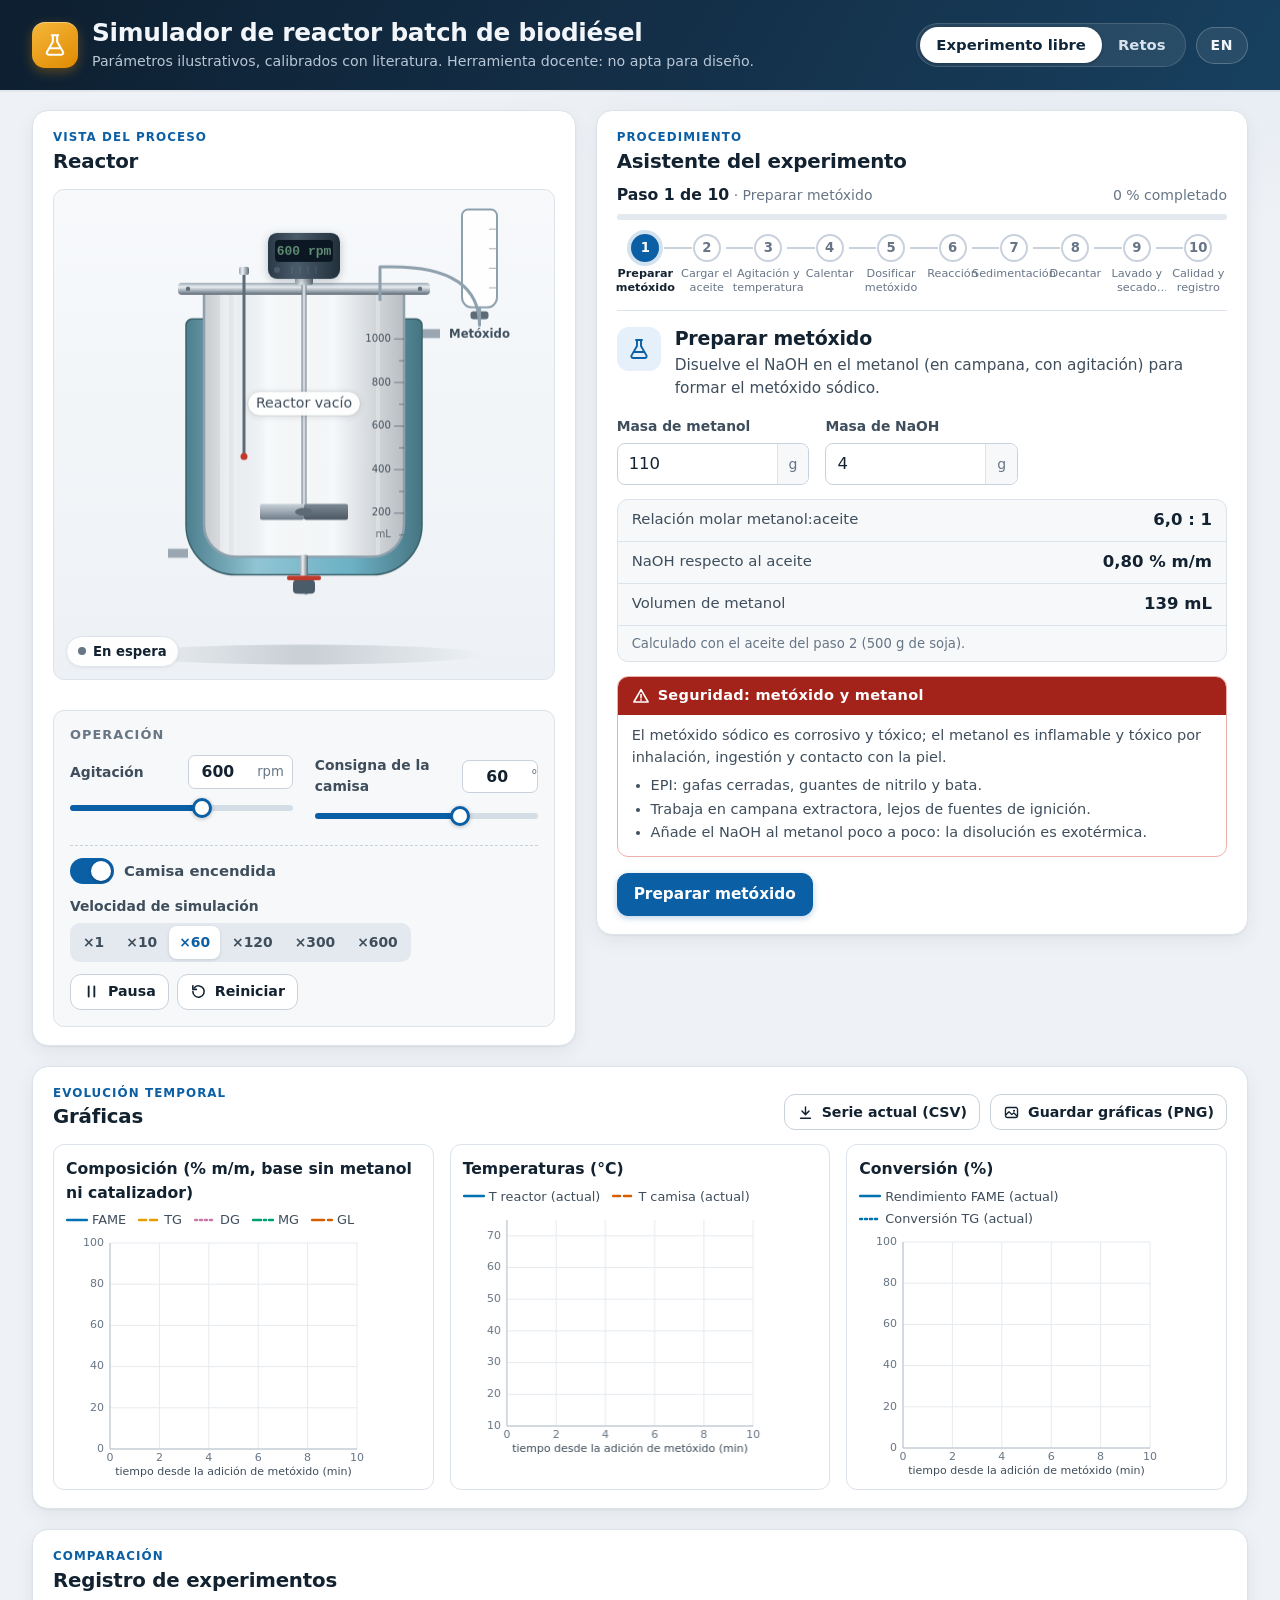
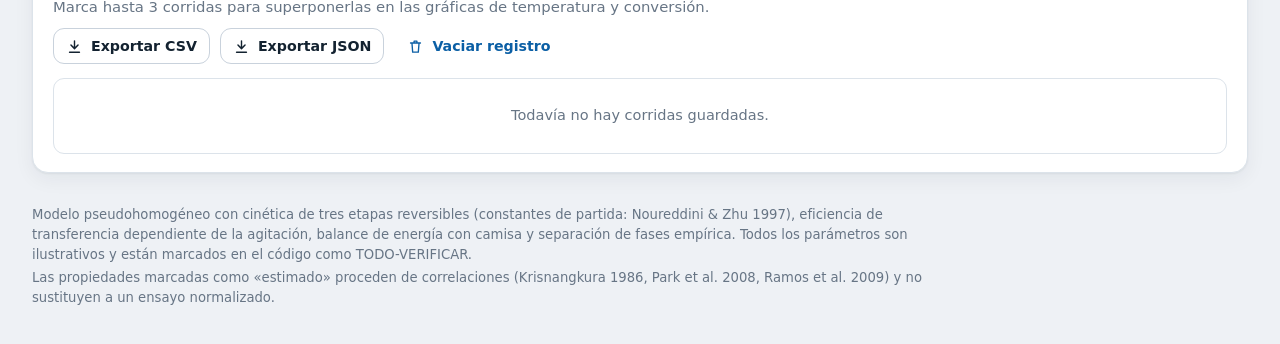
<file: biodiesel-reactor/index.html>
<!DOCTYPE html>
<html lang="es">
<head>
<meta charset="utf-8">
<meta name="viewport" content="width=device-width, initial-scale=1">
<meta name="description" content="Simulador docente de un reactor batch de transesterificación para producir biodiésel.">
<meta name="theme-color" content="#0d1f30">
<title>Reactor batch de biodiésel</title>
<link rel="icon" href="data:image/svg+xml,%3Csvg xmlns='http://www.w3.org/2000/svg' viewBox='0 0 32 32'%3E%3Crect width='32' height='32' rx='8' fill='%23e8960b'/%3E%3Cpath d='M12 6h8M14 6v7l-6 11a2 2 0 0 0 2 3h12a2 2 0 0 0 2-3l-6-11V6' fill='none' stroke='%23fff' stroke-width='2.4' stroke-linejoin='round'/%3E%3C/svg%3E">
<link rel="stylesheet" href="css/estilos.css">
</head>
<body>
<noscript><p style="padding:16px">Este simulador necesita JavaScript. / This simulator requires JavaScript.</p></noscript>

<!-- Iconos reutilizables -->
<svg width="0" height="0" style="position:absolute" aria-hidden="true">
  <defs>
    <symbol id="i-matraz" viewBox="0 0 24 24"><path d="M9 3h6M10 3v6L4.6 18.4A1.8 1.8 0 0 0 6.2 21h11.6a1.8 1.8 0 0 0 1.6-2.6L14 9V3M7.5 15h9" fill="none" stroke="currentColor" stroke-width="1.9" stroke-linecap="round" stroke-linejoin="round"/></symbol>
    <symbol id="i-gota" viewBox="0 0 24 24"><path d="M12 3.5s-6 6.6-6 11a6 6 0 0 0 12 0c0-4.4-6-11-6-11z" fill="none" stroke="currentColor" stroke-width="1.9" stroke-linejoin="round"/></symbol>
    <symbol id="i-agitar" viewBox="0 0 24 24"><path d="M12 3v11M6 17c2-2 4-3 6-3s4 1 6 3M7 20.5h10" fill="none" stroke="currentColor" stroke-width="1.9" stroke-linecap="round"/><circle cx="12" cy="14" r="1.6" fill="currentColor"/></symbol>
    <symbol id="i-termo" viewBox="0 0 24 24"><path d="M14 14.8V5a2 2 0 0 0-4 0v9.8a4 4 0 1 0 4 0z" fill="none" stroke="currentColor" stroke-width="1.9" stroke-linejoin="round"/><circle cx="12" cy="17.5" r="1.6" fill="currentColor"/></symbol>
    <symbol id="i-dosis" viewBox="0 0 24 24"><path d="M9 3h6M10 3v9l-2 3h8l-2-3V3M12 18v3" fill="none" stroke="currentColor" stroke-width="1.9" stroke-linecap="round" stroke-linejoin="round"/></symbol>
    <symbol id="i-reaccion" viewBox="0 0 24 24"><path d="M4 12a8 8 0 0 1 13.7-5.6L20 9M20 4v5h-5M20 12a8 8 0 0 1-13.7 5.6L4 15M4 20v-5h5" fill="none" stroke="currentColor" stroke-width="1.9" stroke-linecap="round" stroke-linejoin="round"/></symbol>
    <symbol id="i-capas" viewBox="0 0 24 24"><rect x="5" y="3.5" width="14" height="17" rx="2.5" fill="none" stroke="currentColor" stroke-width="1.9"/><path d="M5 13h14" stroke="currentColor" stroke-width="1.9"/><path d="M5 13h14v5a2.5 2.5 0 0 1-2.5 2.5h-9A2.5 2.5 0 0 1 5 18z" fill="currentColor" opacity=".35"/></symbol>
    <symbol id="i-valvula" viewBox="0 0 24 24"><path d="M12 3v6M8 9h8l-1 4H9zM12 13v3M7 16h10M12 16v5" fill="none" stroke="currentColor" stroke-width="1.9" stroke-linecap="round" stroke-linejoin="round"/></symbol>
    <symbol id="i-lavar" viewBox="0 0 24 24"><path d="M7 3.5s-3 3.3-3 5.5a3 3 0 0 0 6 0c0-2.2-3-5.5-3-5.5zM17 3.5s-3 3.3-3 5.5a3 3 0 0 0 6 0c0-2.2-3-5.5-3-5.5zM4 15c2.7 2 5.3 2 8 0s5.3-2 8 0M4 19.5c2.7 2 5.3 2 8 0s5.3-2 8 0" fill="none" stroke="currentColor" stroke-width="1.8" stroke-linecap="round" stroke-linejoin="round"/></symbol>
    <symbol id="i-calidad" viewBox="0 0 24 24"><path d="M12 3l7 3v5c0 4.6-3 8.4-7 10-4-1.6-7-5.4-7-10V6z M8.8 12.2l2.2 2.2 4.4-4.6" fill="none" stroke="currentColor" stroke-width="1.9" stroke-linecap="round" stroke-linejoin="round"/></symbol>
    <symbol id="i-pausa" viewBox="0 0 24 24"><path d="M8 5v14M16 5v14" stroke="currentColor" stroke-width="2.6" stroke-linecap="round"/></symbol>
    <symbol id="i-play" viewBox="0 0 24 24"><path d="M7 4.5v15l12-7.5z" fill="currentColor"/></symbol>
    <symbol id="i-reiniciar" viewBox="0 0 24 24"><path d="M4 12a8 8 0 1 0 2.4-5.7M4 4v5h5" fill="none" stroke="currentColor" stroke-width="2.2" stroke-linecap="round" stroke-linejoin="round"/></symbol>
    <symbol id="i-descargar" viewBox="0 0 24 24"><path d="M12 4v11M7 10l5 5 5-5M5 20h14" fill="none" stroke="currentColor" stroke-width="2" stroke-linecap="round" stroke-linejoin="round"/></symbol>
    <symbol id="i-imagen" viewBox="0 0 24 24"><rect x="3.5" y="5" width="17" height="14" rx="2.5" fill="none" stroke="currentColor" stroke-width="1.9"/><path d="M3.5 16l5-5 4 4 2.5-2.5 5.5 5" fill="none" stroke="currentColor" stroke-width="1.9" stroke-linejoin="round"/><circle cx="15.5" cy="9.5" r="1.5" fill="currentColor"/></symbol>
    <symbol id="i-papelera" viewBox="0 0 24 24"><path d="M5 7h14M10 7V4.5h4V7M7 7l1 13h8l1-13" fill="none" stroke="currentColor" stroke-width="1.9" stroke-linecap="round" stroke-linejoin="round"/></symbol>
    <symbol id="i-aviso" viewBox="0 0 24 24"><path d="M12 3.5L2.5 20h19zM12 10v4.5M12 17.2v.3" fill="none" stroke="currentColor" stroke-width="2.1" stroke-linecap="round" stroke-linejoin="round"/></symbol>
  </defs>
</svg>

<header class="cabecera">
  <div class="marca">
    <div class="logo" aria-hidden="true"><svg style="color:#fff"><use href="#i-matraz"/></svg></div>
    <div>
      <h1 data-i18n="titulo">Simulador de reactor batch de biodiésel</h1>
      <p class="nota" data-i18n="notaParam">Parámetros ilustrativos, calibrados con literatura.</p>
    </div>
  </div>
  <div class="acciones-cab">
    <div class="seg-oscuro" role="group" aria-label="Modo">
      <button id="btnModoLibre" aria-pressed="true" data-i18n="modoLibre">Experimento libre</button>
      <button id="btnModoRetos" aria-pressed="false" data-i18n="modoRetos">Retos</button>
    </div>
    <button id="btnLang" class="btn-idioma" aria-label="Idioma / Language">EN</button>
  </div>
</header>

<div class="contenedor">

  <section id="secRetos" class="tarjeta" hidden aria-labelledby="hRetos">
    <div class="tarjeta-cab">
      <div><span class="ceja" data-i18n="cejaRetos">Aprendizaje guiado</span><h2 id="hRetos" data-i18n="retosTitulo">Retos guiados</h2>
        <p class="subtitulo" data-i18n="retosIntro">Elige un escenario.</p></div>
    </div>
    <div class="retos-lista" id="retosLista"></div>
  </section>
  <section id="retoActivo" class="tarjeta reto-banner" hidden aria-live="polite"></section>

  <main class="rejilla-principal">
    <!-- Reactor -->
    <section class="tarjeta" aria-labelledby="hReactor">
      <div class="tarjeta-cab">
        <div><span class="ceja" data-i18n="cejaReactor">Vista del proceso</span><h2 id="hReactor" data-i18n="reactor">Reactor</h2></div>
      </div>
      <div class="lienzo-reactor">
        <canvas id="cvReactor" role="img" aria-label="Reactor"></canvas>
        <span class="estado-chip" id="chipEstado" data-estado="espera">—</span>
      </div>
      <div class="lecturas" id="lecturas" aria-live="off"></div>
      <div class="avisos" id="avisos" role="status" aria-live="polite"></div>

      <div class="operacion">
        <h3 data-i18n="operacion">Operación</h3>
        <div class="op-rejilla">
          <div class="control">
            <div class="control-cab"><label for="inRpm" data-i18n="agitacion">Agitación</label>
              <span class="valor-num"><input type="number" id="inRpmN" min="0" max="1000" step="10" value="600" aria-label="rpm"><span>rpm</span></span></div>
            <input type="range" id="inRpm" min="0" max="1000" step="10" value="600">
          </div>
          <div class="control">
            <div class="control-cab"><label for="inTset" data-i18n="consigna">Consigna de la camisa</label>
              <span class="valor-num"><input type="number" id="inTsetN" min="20" max="80" step="1" value="60" aria-label="°C"><span>°C</span></span></div>
            <input type="range" id="inTset" min="20" max="80" step="1" value="60">
          </div>
          <div class="op-pie">
            <label class="interruptor"><input type="checkbox" id="chkCamisa" checked> <span data-i18n="camisaOn">Camisa encendida</span></label>
            <div class="grupo-velocidad">
              <span class="etiqueta" id="lblVel" data-i18n="velocidad">Velocidad de simulación</span>
              <div class="seg" id="segVel" role="radiogroup" aria-labelledby="lblVel">
                <button role="radio" aria-checked="false" data-vel="1">×1</button>
                <button role="radio" aria-checked="false" data-vel="10">×10</button>
                <button role="radio" aria-checked="true" data-vel="60">×60</button>
                <button role="radio" aria-checked="false" data-vel="120">×120</button>
                <button role="radio" aria-checked="false" data-vel="300">×300</button>
                <button role="radio" aria-checked="false" data-vel="600">×600</button>
              </div>
            </div>
            <div style="display:flex;gap:8px">
              <button class="btn pequeno" id="btnPausa" aria-pressed="false"><svg><use href="#i-pausa"/></svg><span id="txtPausa" data-i18n="pausa">Pausa</span></button>
              <button class="btn pequeno" id="btnReiniciar"><svg><use href="#i-reiniciar"/></svg><span data-i18n="reiniciar">Reiniciar</span></button>
            </div>
          </div>
        </div>
      </div>
    </section>

    <!-- Asistente -->
    <section class="tarjeta" id="secAsistente" aria-labelledby="hAsistente">
      <div class="tarjeta-cab" style="margin-bottom:8px">
        <div><span class="ceja" data-i18n="cejaAsistente">Procedimiento</span><h2 id="hAsistente" data-i18n="asistente">Asistente del experimento</h2></div>
      </div>
      <div class="progreso">
        <div class="progreso-cab"><span id="txtPaso"></span><span id="txtPct"></span></div>
        <div class="barra"><span id="barraPaso"></span></div>
        <ol class="pasos" id="listaPasos"></ol>
      </div>

      <div class="paso" data-paso="0">
        <div class="paso-cab"><div class="paso-icono"><svg><use href="#i-matraz"/></svg></div>
          <div><h3 data-i18n="paso_0">Preparar metóxido</h3><p data-i18n="p0_txt"></p></div></div>
        <div class="campos">
          <div class="campo"><label for="inMeOH" data-i18n="masaMeOH">Masa de metanol</label><div class="entrada"><input type="number" id="inMeOH" min="0" max="300" step="1" value="110"><span class="u">g</span></div></div>
          <div class="campo"><label for="inNaOH" data-i18n="masaNaOH">Masa de NaOH</label><div class="entrada"><input type="number" id="inNaOH" min="0" max="30" step="0.1" value="4"><span class="u">g</span></div></div>
        </div>
        <div class="derivadas" id="derivMetoxido" aria-live="polite"></div>
        <div class="seguridad">
          <div class="seguridad-cab"><svg><use href="#i-aviso"/></svg><span data-i18n="segTitulo">Seguridad</span></div>
          <div class="seguridad-cuerpo" data-i18n-html="seguridad"></div>
        </div>
        <div class="botones"><button class="btn primario" id="btnPreparar" data-i18n="btnPreparar">Preparar metóxido</button></div>
      </div>

      <div class="paso" data-paso="1" hidden>
        <div class="paso-cab"><div class="paso-icono"><svg><use href="#i-gota"/></svg></div>
          <div><h3 data-i18n="paso_1">Cargar el aceite</h3><p data-i18n="p1_txt"></p></div></div>
        <div class="campos">
          <div class="campo"><label for="selAceite" data-i18n="tipoAceite">Tipo de aceite</label><div class="entrada"><select id="selAceite"></select></div></div>
          <div class="campo"><label for="inAceite" data-i18n="masaAceite">Masa de aceite</label><div class="entrada"><input type="number" id="inAceite" min="100" max="700" step="10" value="500"><span class="u">g</span></div></div>
          <div class="campo"><label for="inAGL" data-i18n="aglLbl">Ácidos grasos libres</label><div class="entrada"><input type="number" id="inAGL" min="0" max="20" step="0.1" value="0.1"><span class="u">% m/m</span></div></div>
          <div class="campo"><label for="inHum" data-i18n="humLbl">Humedad</label><div class="entrada"><input type="number" id="inHum" min="0" max="2" step="0.01" value="0.05"><span class="u">% m/m</span></div></div>
        </div>
        <div class="derivadas" id="derivAceite" aria-live="polite"></div>
        <div class="botones"><button class="btn primario" id="btnCargar" data-i18n="btnCargar">Cargar aceite</button></div>
      </div>

      <div class="paso" data-paso="2" hidden>
        <div class="paso-cab"><div class="paso-icono"><svg><use href="#i-agitar"/></svg></div>
          <div><h3 data-i18n="paso_2">Agitación y temperatura</h3><p data-i18n="p2_txt"></p></div></div>
        <div class="derivadas" id="derivAgit" aria-live="polite"></div>
        <div class="botones"><button class="btn primario" id="btnAgitOK" data-i18n="continuar">Continuar</button></div>
      </div>

      <div class="paso" data-paso="3" hidden>
        <div class="paso-cab"><div class="paso-icono"><svg><use href="#i-termo"/></svg></div>
          <div><h3 data-i18n="paso_3">Calentar</h3><p data-i18n="p3_txt"></p></div></div>
        <div style="margin-top:14px"><label class="interruptor"><input type="checkbox" id="chkSinCalentar"> <span data-i18n="sinCalentar">Añadir sin calentar</span></label></div>
        <div class="derivadas" id="estadoCal" aria-live="polite"></div>
        <div class="botones">
          <button class="btn primario" id="btnCalentar" data-i18n="btnCalentar">Iniciar calentamiento</button>
          <button class="btn" id="btnADosificar" data-i18n="btnADosificar">Continuar</button>
        </div>
      </div>

      <div class="paso" data-paso="4" hidden>
        <div class="paso-cab"><div class="paso-icono"><svg><use href="#i-dosis"/></svg></div>
          <div><h3 data-i18n="paso_4">Dosificar metóxido</h3><p data-i18n="p4_txt"></p></div></div>
        <fieldset style="border:0;padding:0;margin:0">
          <legend class="oculto-visual" data-i18n="modoDosis">Modo de adición</legend>
          <div class="opciones">
            <label class="opcion"><input type="radio" name="dosis" value="golpe"><span><strong data-i18n="golpe">De golpe</strong><small data-i18n="golpeDesc"></small></span></label>
            <label class="opcion"><input type="radio" name="dosis" value="gradual" checked><span><strong data-i18n="gradual">Gradual</strong><small data-i18n="gradualDesc"></small></span></label>
          </div>
        </fieldset>
        <div class="campos">
          <div class="campo"><label for="inCaudal" data-i18n="caudal">Caudal de dosificación</label><div class="entrada"><input type="number" id="inCaudal" min="1" max="200" step="1" value="20"><span class="u">g/min</span></div></div>
        </div>
        <div class="derivadas" id="derivDosis" aria-live="polite"></div>
        <div class="botones"><button class="btn primario" id="btnDosificar" data-i18n="btnDosificar">Añadir metóxido</button></div>
      </div>

      <div class="paso" data-paso="5" hidden>
        <div class="paso-cab"><div class="paso-icono"><svg><use href="#i-reaccion"/></svg></div>
          <div><h3 data-i18n="paso_5">Reacción</h3><p data-i18n="p5_txt"></p></div></div>
        <div class="derivadas" id="estadoReac" aria-live="off"></div>
        <div class="botones"><button class="btn primario" id="btnParar" data-i18n="btnParar">Parar reacción</button></div>
      </div>

      <div class="paso" data-paso="6" hidden>
        <div class="paso-cab"><div class="paso-icono"><svg><use href="#i-capas"/></svg></div>
          <div><h3 data-i18n="paso_6">Sedimentación</h3><p data-i18n="p6_txt"></p></div></div>
        <div class="derivadas" id="estadoSed" aria-live="off"></div>
        <div class="botones"><button class="btn primario" id="btnADecantar" data-i18n="btnADecantar">Pasar a decantar</button></div>
      </div>

      <div class="paso" data-paso="7" hidden>
        <div class="paso-cab"><div class="paso-icono"><svg><use href="#i-valvula"/></svg></div>
          <div><h3 data-i18n="paso_7">Decantar</h3><p data-i18n="p7_txt"></p></div></div>
        <div class="botones">
          <button class="btn primario peligro" id="btnValvula" aria-pressed="false" data-i18n="abrirValvula">Abrir válvula</button>
          <button class="btn" id="btnDrenar1" data-i18n="drenar1">Drenar 1 mL</button>
          <button class="btn" id="btnDrenar10" data-i18n="drenar10">Drenar 10 mL</button>
        </div>
        <div class="derivadas" id="estadoDec" aria-live="off"></div>
        <div class="botones"><button class="btn" id="btnFinDec" data-i18n="btnFinDec">Terminar decantación</button></div>
      </div>

      <div class="paso" data-paso="8" hidden>
        <div class="paso-cab"><div class="paso-icono"><svg><use href="#i-lavar"/></svg></div>
          <div><h3 data-i18n="paso_8">Lavado y secado</h3><p data-i18n="p8_txt"></p></div></div>
        <div class="botones"><button class="btn" id="btnLavar" data-i18n="btnLavar">Lavar</button></div>
        <div class="campos">
          <div class="campo"><label for="inTsec" data-i18n="Tsecado">Temperatura de secado</label><div class="entrada"><input type="number" id="inTsec" min="60" max="120" step="5" value="105"><span class="u">°C</span></div></div>
          <div class="campo"><label for="inTiempoSec" data-i18n="tSecado">Tiempo de secado</label><div class="entrada"><input type="number" id="inTiempoSec" min="5" max="240" step="5" value="45"><span class="u">min</span></div></div>
        </div>
        <div class="botones" style="margin-top:10px"><button class="btn" id="btnSecar" data-i18n="btnSecar">Secar</button></div>
        <div class="derivadas" id="estadoLav" aria-live="polite"></div>
        <div class="botones"><button class="btn primario" id="btnResultados" data-i18n="btnResultados">Ver resultados</button></div>
      </div>

      <div class="paso" data-paso="9" hidden>
        <div class="paso-cab"><div class="paso-icono"><svg><use href="#i-calidad"/></svg></div>
          <div><h3 data-i18n="paso_9">Calidad y registro</h3><p data-i18n="avisoNorma"></p></div></div>
        <div class="campos">
          <div class="campo"><label for="selNorma" data-i18n="norma">Norma de referencia</label>
            <div class="entrada"><select id="selNorma"><option value="en">EN 14214</option><option value="astm">ASTM D6751</option></select></div></div>
        </div>
        <div class="resumen" id="resumenRes"></div>
        <div class="tabla-wrap"><table id="tablaCalidad"></table></div>
        <div class="botones">
          <button class="btn primario" id="btnGuardar" data-i18n="btnGuardar">Guardar en el registro</button>
          <button class="btn" id="btnNuevo" data-i18n="btnNuevo">Nuevo experimento</button>
        </div>
      </div>
    </section>
  </main>

  <!-- Gráficas -->
  <section class="tarjeta" aria-labelledby="hGraf">
    <div class="tarjeta-cab">
      <div><span class="ceja" data-i18n="cejaGraf">Evolución temporal</span><h2 id="hGraf" data-i18n="graficas">Gráficas</h2></div>
      <div class="botones" style="margin:0">
        <button class="btn pequeno" id="btnSerieCSV"><svg><use href="#i-descargar"/></svg><span data-i18n="btnSerieCSV">Serie actual (CSV)</span></button>
        <button class="btn pequeno" id="btnPNG"><svg><use href="#i-imagen"/></svg><span data-i18n="btnPNG">Guardar gráficas (PNG)</span></button>
      </div>
    </div>
    <div class="graf-rejilla">
      <figure class="grafica"><figcaption data-i18n="gComp">Composición</figcaption><div class="leyenda" id="leyComp"></div>
        <div class="chartwrap"><canvas id="cvComp"></canvas><div class="tip" hidden></div></div></figure>
      <figure class="grafica"><figcaption data-i18n="gTemp">Temperaturas</figcaption><div class="leyenda" id="leyTemp"></div>
        <div class="chartwrap"><canvas id="cvTemp"></canvas><div class="tip" hidden></div></div></figure>
      <figure class="grafica"><figcaption data-i18n="gConv">Conversión</figcaption><div class="leyenda" id="leyConv"></div>
        <div class="chartwrap"><canvas id="cvConv"></canvas><div class="tip" hidden></div></div></figure>
    </div>
  </section>

  <!-- Registro -->
  <section class="tarjeta" aria-labelledby="hReg">
    <div class="tarjeta-cab">
      <div><span class="ceja" data-i18n="cejaReg">Comparación</span><h2 id="hReg" data-i18n="registro">Registro de experimentos</h2>
        <p class="subtitulo" data-i18n="regNota">Marca hasta 3 corridas.</p></div>
      <div class="botones" style="margin:0">
        <button class="btn pequeno" id="btnCSV"><svg><use href="#i-descargar"/></svg><span data-i18n="btnCSV">CSV</span></button>
        <button class="btn pequeno" id="btnJSON"><svg><use href="#i-descargar"/></svg><span data-i18n="btnJSON">JSON</span></button>
        <button class="btn pequeno fantasma" id="btnBorrarReg"><svg><use href="#i-papelera"/></svg><span data-i18n="btnBorrarReg">Vaciar</span></button>
      </div>
    </div>
    <div class="tabla-wrap" style="margin-top:0"><table id="tablaReg"></table></div>
  </section>
</div>

<footer class="pie">
  <p data-i18n="pie1"></p>
  <p data-i18n="pie2"></p>
</footer>

<!-- Scripts clásicos (no módulos ES): así la página funciona también abriéndola con doble clic (file://) -->
<script src="js/modelo.js"></script>
<script src="js/i18n.js"></script>
<script src="js/app.js"></script>
</body>
</html>
</file>
<file: biodiesel-reactor/css/estilos.css>
/* estilos.css — Simulador docente de reactor batch de biodiésel
 * Tema claro pensado para proyector. Datos con paleta Okabe-Ito (apta para daltonismo). */

:root {
  color-scheme: light;
  /* Superficies y tintas */
  --bg: #eef1f5;
  --bg-2: #e4e9ef;
  --panel: #ffffff;
  --panel-2: #f6f8fa;
  --ink: #132230;
  --ink-2: #3f4e5c;
  --muted: #677585;
  --line: #dce3ea;
  --line-2: #c9d2dc;
  /* Acento de interfaz */
  --accent: #0b5fa5;
  --accent-hover: #094d86;
  --accent-soft: #e5f0fa;
  --accent-ink: #ffffff;
  /* Estados (siempre con icono y texto) */
  --ok: #17663a; --ok-bg: #e5f4ea; --ok-line: #a6d6b5;
  --bad: #a3221a; --bad-bg: #fcebe9; --bad-line: #eeb1aa;
  --warn: #7a4f00; --warn-bg: #fff4d6; --warn-line: #ecd08a;
  --info: #134e78; --info-bg: #e7f1fa; --info-line: #b0cfe8;
  /* Datos (Okabe-Ito) */
  --c1: #0072B2; --c2: #E69F00; --c3: #CC79A7; --c4: #009E73; --c5: #D55E00;
  /* Forma */
  --r-lg: 16px; --r-md: 11px; --r-sm: 8px;
  --sombra: 0 1px 2px rgba(16, 32, 48, .06), 0 6px 20px rgba(16, 32, 48, .06);
  --sombra-alta: 0 2px 4px rgba(16, 32, 48, .08), 0 12px 32px rgba(16, 32, 48, .10);
  --fuente: "Segoe UI Variable Text", "Segoe UI", system-ui, -apple-system, Roboto, "Helvetica Neue", Arial, sans-serif;
  --fuente-num: "Segoe UI Variable Display", "Segoe UI", system-ui, sans-serif;
}

* { box-sizing: border-box; }
html { font-size: 16.5px; -webkit-text-size-adjust: 100%; }
body {
  margin: 0; min-height: 100vh;
  background: radial-gradient(1200px 500px at 85% -120px, #dfe8f2 0%, transparent 70%), var(--bg);
  color: var(--ink); font-family: var(--fuente); line-height: 1.5;
}
h1, h2, h3 { margin: 0; line-height: 1.25; letter-spacing: -0.01em; }
p { margin: .35rem 0; }
.oculto-visual { position: absolute !important; width: 1px; height: 1px; overflow: hidden; clip: rect(0 0 0 0); white-space: nowrap; }
:focus-visible { outline: 3px solid #4aa3e8; outline-offset: 2px; border-radius: 6px; }

/* ---------- Cabecera ---------- */
.cabecera {
  background: linear-gradient(120deg, #0d1f30 0%, #143049 55%, #17405f 100%);
  color: #f2f6fa; padding: 18px clamp(16px, 3vw, 32px);
  display: flex; align-items: center; justify-content: space-between; gap: 14px 24px; flex-wrap: wrap;
  box-shadow: 0 2px 0 rgba(0,0,0,.05);
}
.marca { display: flex; align-items: center; gap: 14px; min-width: 0; }
.logo {
  flex: none; width: 46px; height: 46px; border-radius: 13px; display: grid; place-items: center;
  background: linear-gradient(145deg, #f5b73b, #e08a00); box-shadow: inset 0 1px 0 rgba(255,255,255,.35), 0 4px 12px rgba(224,138,0,.35);
}
.logo svg { width: 26px; height: 26px; }
.cabecera h1 { font-size: clamp(1.15rem, 2.2vw, 1.5rem); font-weight: 650; }
.cabecera .nota { color: #b8c7d6; font-size: .86rem; margin: 2px 0 0; }
.acciones-cab { display: flex; gap: 10px; align-items: center; flex-wrap: wrap; }
.seg-oscuro { display: inline-flex; padding: 3px; border-radius: 999px; background: rgba(255,255,255,.08); border: 1px solid rgba(255,255,255,.14); }
.seg-oscuro button {
  border: 0; background: transparent; color: #d7e2ec; font: inherit; font-size: .9rem; font-weight: 550;
  padding: 7px 16px; border-radius: 999px; cursor: pointer; min-height: 36px;
}
.seg-oscuro button[aria-pressed="true"] { background: #fff; color: #10263a; box-shadow: 0 1px 3px rgba(0,0,0,.25); }
.seg-oscuro button:hover:not([aria-pressed="true"]) { background: rgba(255,255,255,.1); }
.btn-idioma {
  font: inherit; font-size: .85rem; font-weight: 650; letter-spacing: .04em; color: #f2f6fa; cursor: pointer;
  background: rgba(255,255,255,.08); border: 1px solid rgba(255,255,255,.22); border-radius: 999px; padding: 7px 14px; min-height: 36px;
}
.btn-idioma:hover { background: rgba(255,255,255,.16); }

/* ---------- Distribución ---------- */
.contenedor { max-width: 1560px; margin: 0 auto; padding: 20px clamp(16px, 3vw, 32px) 28px; display: flex; flex-direction: column; gap: 20px; }
.rejilla-principal { display: grid; grid-template-columns: minmax(320px, 5fr) minmax(340px, 6fr); gap: 20px; align-items: start; }
/* El asistente acompaña al usuario mientras se desplaza por el reactor (solo en escritorio) */
@media (min-width: 981px) { #secAsistente { position: sticky; top: 16px; } }
.tarjeta { background: var(--panel); border: 1px solid var(--line); border-radius: var(--r-lg); box-shadow: var(--sombra); padding: 18px 20px; min-width: 0; }
.tarjeta-cab { display: flex; align-items: flex-end; justify-content: space-between; gap: 10px 16px; flex-wrap: wrap; margin-bottom: 14px; }
.ceja { display: block; font-size: .72rem; font-weight: 700; letter-spacing: .09em; text-transform: uppercase; color: var(--accent); margin-bottom: 3px; }
.tarjeta-cab h2 { font-size: 1.2rem; font-weight: 650; }
.subtitulo { color: var(--muted); font-size: .9rem; margin: 2px 0 0; }

/* ---------- Botones ---------- */
.btn {
  font: inherit; font-size: .93rem; font-weight: 600; display: inline-flex; align-items: center; justify-content: center; gap: 8px;
  min-height: 42px; padding: 9px 16px; border-radius: var(--r-md); cursor: pointer; white-space: nowrap;
  border: 1px solid var(--line-2); background: #fff; color: var(--ink); transition: background .15s, border-color .15s, box-shadow .15s, transform .05s;
}
.btn:hover:not(:disabled) { background: var(--panel-2); border-color: #aeb9c5; }
.btn:active:not(:disabled) { transform: translateY(1px); }
.btn:disabled { opacity: .45; cursor: not-allowed; }
.btn svg { width: 17px; height: 17px; flex: none; }
.btn.primario { background: var(--accent); border-color: var(--accent); color: var(--accent-ink); box-shadow: 0 2px 6px rgba(11,95,165,.28); }
.btn.primario:hover:not(:disabled) { background: var(--accent-hover); border-color: var(--accent-hover); }
.btn.peligro[aria-pressed="true"] { background: var(--ok); border-color: var(--ok); color: #fff; }
.btn.fantasma { background: transparent; border-color: transparent; color: var(--accent); }
.btn.fantasma:hover:not(:disabled) { background: var(--accent-soft); }
.btn.pequeno { min-height: 36px; padding: 6px 12px; font-size: .86rem; }
.botones { display: flex; gap: 10px; flex-wrap: wrap; margin-top: 16px; }

/* ---------- Formularios ---------- */
.campos { display: grid; grid-template-columns: repeat(auto-fill, minmax(190px, 1fr)); gap: 14px 16px; margin: 12px 0 4px; }
.campo { display: flex; flex-direction: column; gap: 6px; min-width: 0; }
.campo > label, .etiqueta { font-size: .84rem; font-weight: 600; color: var(--ink-2); }
.entrada { display: flex; align-items: stretch; border: 1px solid var(--line-2); border-radius: var(--r-sm); background: #fff; overflow: hidden; transition: border-color .15s, box-shadow .15s; }
.entrada:focus-within { border-color: var(--accent); box-shadow: 0 0 0 3px rgba(11,95,165,.15); }
.entrada input, .entrada select { flex: 1; min-width: 0; border: 0; outline: 0; font: inherit; font-size: 1rem; padding: 8px 11px; background: transparent; color: var(--ink); font-variant-numeric: tabular-nums; }
.entrada .u { display: flex; align-items: center; padding: 0 11px; background: var(--panel-2); color: var(--muted); font-size: .85rem; border-left: 1px solid var(--line); white-space: nowrap; }
select.simple, .entrada select { appearance: none; -webkit-appearance: none; padding-right: 32px; cursor: pointer;
  background-image: url("data:image/svg+xml,%3Csvg xmlns='http://www.w3.org/2000/svg' width='12' height='8' viewBox='0 0 12 8'%3E%3Cpath d='M1 1l5 5 5-5' fill='none' stroke='%23677585' stroke-width='2'/%3E%3C/svg%3E");
  background-repeat: no-repeat; background-position: right 11px center; }
input:disabled { color: var(--muted); }
/* Opciones tipo tarjeta (radio) */
.opciones { display: grid; grid-template-columns: 1fr 1fr; gap: 10px; margin-top: 10px; }
.opcion { position: relative; display: flex; gap: 10px; align-items: flex-start; padding: 12px 14px; border: 1.5px solid var(--line-2); border-radius: var(--r-md); cursor: pointer; background: #fff; }
.opcion input { margin-top: 3px; accent-color: var(--accent); width: 17px; height: 17px; }
.opcion:has(input:checked) { border-color: var(--accent); background: var(--accent-soft); }
.opcion strong { display: block; font-size: .95rem; }
.opcion small { color: var(--muted); font-size: .8rem; }
/* Casilla con aspecto de interruptor */
.interruptor { display: inline-flex; align-items: center; gap: 10px; cursor: pointer; font-weight: 600; font-size: .9rem; color: var(--ink-2); user-select: none; }
.interruptor input[type="checkbox"] { appearance: none; -webkit-appearance: none; flex: none; width: 44px; height: 26px; border-radius: 999px; background: #c3ccd6; position: relative; cursor: pointer; transition: background .2s; margin: 0; }
.interruptor input::after { content: ""; position: absolute; top: 3px; left: 3px; width: 20px; height: 20px; border-radius: 50%; background: #fff; box-shadow: 0 1px 3px rgba(0,0,0,.3); transition: transform .2s; }
.interruptor input:checked { background: var(--accent); }
.interruptor input:checked::after { transform: translateX(18px); }
.interruptor input:focus-visible { outline: 3px solid #4aa3e8; outline-offset: 2px; }
/* Deslizadores */
input[type="range"] { -webkit-appearance: none; appearance: none; width: 100%; height: 26px; background: transparent; cursor: pointer; margin: 0; }
input[type="range"]::-webkit-slider-runnable-track { height: 6px; border-radius: 999px; background: linear-gradient(90deg, var(--accent) var(--pct, 50%), #d5dde6 var(--pct, 50%)); }
input[type="range"]::-moz-range-track { height: 6px; border-radius: 999px; background: #d5dde6; }
input[type="range"]::-moz-range-progress { height: 6px; border-radius: 999px; background: var(--accent); }
input[type="range"]::-webkit-slider-thumb { -webkit-appearance: none; width: 20px; height: 20px; margin-top: -7px; border-radius: 50%; background: #fff; border: 3px solid var(--accent); box-shadow: 0 1px 4px rgba(0,0,0,.25); }
input[type="range"]::-moz-range-thumb { width: 16px; height: 16px; border-radius: 50%; background: #fff; border: 3px solid var(--accent); box-shadow: 0 1px 4px rgba(0,0,0,.25); }

/* ---------- Reactor ---------- */
.lienzo-reactor { position: relative; border-radius: var(--r-md); overflow: hidden; background: linear-gradient(180deg, #f7f9fb 0%, #edf1f5 100%); border: 1px solid var(--line); }
#cvReactor { width: 100%; height: auto; aspect-ratio: 1 / 0.98; display: block; }
.estado-chip { position: absolute; bottom: 12px; left: 12px; display: inline-flex; align-items: center; gap: 7px; padding: 5px 11px; border-radius: 999px; font-size: .8rem; font-weight: 650; background: rgba(255,255,255,.92); border: 1px solid var(--line); box-shadow: 0 1px 3px rgba(0,0,0,.06); }
.estado-chip::before { content: ""; width: 8px; height: 8px; border-radius: 50%; background: var(--muted); }
.estado-chip[data-estado="activo"]::before { background: #1f9d55; box-shadow: 0 0 0 3px rgba(31,157,85,.2); animation: latido 1.6s infinite; }
.estado-chip[data-estado="pausa"]::before { background: #e0a100; }
@keyframes latido { 50% { box-shadow: 0 0 0 6px rgba(31,157,85,0); } }

.lecturas { display: grid; grid-template-columns: repeat(auto-fill, minmax(135px, 1fr)); gap: 10px; margin: 14px 0 0; }
.lectura { background: var(--panel-2); border: 1px solid var(--line); border-radius: var(--r-md); padding: 9px 12px 10px; display: flex; flex-direction: column; gap: 2px; min-width: 0; }
.lectura .k { font-size: .68rem; font-weight: 700; letter-spacing: .04em; text-transform: uppercase; color: var(--muted); line-height: 1.25; min-height: 2.5em; display: flex; align-items: flex-end; }
.lectura .v { font-family: var(--fuente-num); font-size: 1.28rem; font-weight: 650; font-variant-numeric: tabular-nums; color: var(--ink); white-space: nowrap; }
.lectura.destacada { background: linear-gradient(180deg, #f1f7fd, #e8f2fb); border-color: var(--info-line); }
.lectura.destacada .v { color: var(--accent); }

.avisos { display: flex; flex-direction: column; gap: 8px; margin-top: 12px; }
.avisos:empty { display: none; }
.aviso { display: flex; gap: 10px; align-items: flex-start; padding: 10px 12px; border-radius: var(--r-sm); font-size: .9rem; border: 1px solid; border-left-width: 4px; }
.aviso::before { flex: none; font-weight: 800; width: 20px; height: 20px; border-radius: 50%; display: grid; place-items: center; font-size: .75rem; color: #fff; margin-top: 1px; }
.aviso.warn { background: var(--warn-bg); color: var(--warn); border-color: var(--warn-line); }
.aviso.warn::before { content: "!"; background: #b07800; }
.aviso.bad { background: var(--bad-bg); color: var(--bad); border-color: var(--bad-line); }
.aviso.bad::before { content: "✕"; background: var(--bad); }
.aviso.info { background: var(--info-bg); color: var(--info); border-color: var(--info-line); }
.aviso.info::before { content: "i"; background: var(--info); font-family: Georgia, serif; font-style: italic; }
.aviso.ok { background: var(--ok-bg); color: var(--ok); border-color: var(--ok-line); }
.aviso.ok::before { content: "✓"; background: var(--ok); }

/* Panel de operación */
.operacion { margin-top: 16px; padding: 16px; border-radius: var(--r-md); background: var(--panel-2); border: 1px solid var(--line); }
.operacion h3 { font-size: .78rem; font-weight: 700; letter-spacing: .08em; text-transform: uppercase; color: var(--muted); margin-bottom: 12px; }
.op-rejilla { display: grid; grid-template-columns: 1fr 1fr; gap: 16px 22px; }
.control { display: flex; flex-direction: column; gap: 6px; min-width: 0; }
.control-cab { display: flex; justify-content: space-between; align-items: center; gap: 8px; }
.control-cab label { font-size: .84rem; font-weight: 600; color: var(--ink-2); }
.valor-num { display: inline-flex; align-items: center; border: 1px solid var(--line-2); border-radius: 7px; background: #fff; overflow: hidden; }
.valor-num input { width: 4.2em; border: 0; outline: 0; font: inherit; font-weight: 650; font-size: .95rem; padding: 4px 6px; text-align: right; font-variant-numeric: tabular-nums; background: transparent; color: var(--ink); }
.valor-num span { padding: 0 8px 0 2px; color: var(--muted); font-size: .8rem; }
.valor-num:focus-within { border-color: var(--accent); }
.op-pie { display: flex; justify-content: space-between; align-items: center; gap: 12px; flex-wrap: wrap; grid-column: 1 / -1; padding-top: 12px; border-top: 1px dashed var(--line-2); }
.seg { display: inline-flex; padding: 3px; gap: 2px; border-radius: 10px; background: #e3e9ef; flex-wrap: wrap; }
.seg button { font: inherit; font-size: .84rem; font-weight: 650; border: 0; background: transparent; color: var(--ink-2); padding: 6px 10px; border-radius: 8px; cursor: pointer; min-height: 32px; font-variant-numeric: tabular-nums; }
.seg button[aria-checked="true"] { background: #fff; color: var(--accent); box-shadow: 0 1px 3px rgba(16,32,48,.15); }
.seg button:hover:not([aria-checked="true"]) { background: rgba(255,255,255,.55); }
.grupo-velocidad { display: flex; flex-direction: column; gap: 6px; }

/* ---------- Asistente: paso a paso ---------- */
.progreso { margin-bottom: 16px; }
.progreso-cab { display: flex; justify-content: space-between; align-items: baseline; gap: 10px; margin-bottom: 8px; font-size: .85rem; color: var(--muted); }
.progreso-cab strong { color: var(--ink); font-size: .95rem; }
.barra { height: 6px; border-radius: 999px; background: #e3e9ef; overflow: hidden; }
.barra > span { display: block; height: 100%; width: 0; background: linear-gradient(90deg, #2a86d1, var(--accent)); border-radius: 999px; transition: width .4s ease; }
ol.pasos { list-style: none; margin: 14px 0 0; padding: 0; display: grid; grid-template-columns: repeat(10, minmax(0, 1fr)); gap: 4px; }
ol.pasos li { display: flex; flex-direction: column; align-items: center; gap: 5px; text-align: center; font-size: .68rem; line-height: 1.2; color: var(--muted); position: relative; min-width: 0; }
ol.pasos li::before { content: ""; position: absolute; top: 13px; left: calc(-50% + 15px); right: calc(50% + 15px); height: 2px; background: var(--line-2); }
ol.pasos li:first-child::before { display: none; }
ol.pasos li.hecho::before, ol.pasos li.actual::before { background: var(--ok); }
ol.pasos .num { width: 28px; height: 28px; border-radius: 50%; display: grid; place-items: center; font-weight: 700; font-size: .8rem; background: #fff; border: 2px solid var(--line-2); color: var(--muted); position: relative; z-index: 1; }
ol.pasos li.hecho .num { background: var(--ok); border-color: var(--ok); color: #fff; }
ol.pasos li.actual .num { background: var(--accent); border-color: var(--accent); color: #fff; box-shadow: 0 0 0 4px rgba(11,95,165,.18); }
ol.pasos li.actual { color: var(--ink); font-weight: 650; }
ol.pasos .lbl { overflow: hidden; display: -webkit-box; -webkit-line-clamp: 2; -webkit-box-orient: vertical; }

.paso { animation: aparecer .25s ease; }
.paso[hidden] { display: none; }
@keyframes aparecer { from { opacity: 0; transform: translateY(4px); } to { opacity: 1; transform: none; } }
.paso-cab { display: flex; gap: 14px; align-items: flex-start; padding: 16px 0 4px; border-top: 1px solid var(--line); }
.paso-icono { flex: none; width: 44px; height: 44px; border-radius: 12px; display: grid; place-items: center; background: var(--accent-soft); color: var(--accent); }
.paso-icono svg { width: 24px; height: 24px; }
.paso-cab h3 { font-size: 1.15rem; font-weight: 650; }
.paso-cab p { color: var(--ink-2); margin: 3px 0 0; font-size: .93rem; }

.derivadas { margin: 14px 0 0; border: 1px solid var(--line); border-radius: var(--r-md); background: var(--panel-2); overflow: hidden; }
.derivadas:empty { display: none; }
.derivadas dl { display: grid; grid-template-columns: 1fr auto; margin: 0; }
.derivadas dt, .derivadas dd { padding: 8px 14px; border-bottom: 1px solid var(--line); margin: 0; }
.derivadas dt { color: var(--ink-2); font-size: .9rem; }
.derivadas dd { font-weight: 650; text-align: right; font-variant-numeric: tabular-nums; font-family: var(--fuente-num); }
.derivadas dl > :nth-last-child(-n+2) { border-bottom: 0; }
.derivadas .nota-calc { padding: 8px 14px; font-size: .8rem; color: var(--muted); border-top: 1px solid var(--line); margin: 0; }
.derivadas .aviso { margin: 8px 10px; }
.derivadas > .aviso:last-child { margin-bottom: 10px; }

.seguridad { margin-top: 14px; border: 1px solid var(--bad-line); border-radius: var(--r-md); overflow: hidden; background: #fff; }
.seguridad-cab { display: flex; align-items: center; gap: 8px; padding: 8px 14px; background: var(--bad); color: #fff; font-weight: 700; font-size: .88rem; letter-spacing: .02em; }
.seguridad-cab svg { width: 18px; height: 18px; }
.seguridad-cuerpo { padding: 10px 14px; font-size: .88rem; color: var(--ink-2); }
.seguridad-cuerpo ul { margin: 6px 0 0; padding-left: 1.15rem; }
.seguridad-cuerpo li { margin: 2px 0; }

.est { display: inline-block; font-size: .64rem; font-weight: 700; letter-spacing: .05em; text-transform: uppercase; padding: 1px 6px; border-radius: 5px; background: #eef1f5; color: var(--muted); border: 1px solid var(--line); margin-left: 6px; vertical-align: 2px; }

/* ---------- Tablas ---------- */
.tabla-wrap { overflow-x: auto; border: 1px solid var(--line); border-radius: var(--r-md); margin-top: 14px; }
table { border-collapse: collapse; width: 100%; font-size: .88rem; font-variant-numeric: tabular-nums; }
th, td { padding: 9px 12px; text-align: left; vertical-align: middle; border-bottom: 1px solid var(--line); }
thead th { background: var(--panel-2); font-size: .72rem; font-weight: 700; letter-spacing: .05em; text-transform: uppercase; color: var(--muted); white-space: nowrap; position: sticky; top: 0; }
tbody tr:last-child > * { border-bottom: 0; }
tbody tr:hover { background: #f8fafc; }
tbody th { font-weight: 600; }
td.num, th.num { text-align: right; }
caption { caption-side: bottom; text-align: left; padding: 8px 12px; font-size: .8rem; color: var(--muted); border-top: 1px solid var(--line); }
.chip { display: inline-flex; align-items: center; gap: 5px; padding: 3px 10px 3px 8px; border-radius: 999px; font-size: .78rem; font-weight: 700; white-space: nowrap; }
.chip.ok { background: var(--ok-bg); color: var(--ok); }
.chip.bad { background: var(--bad-bg); color: var(--bad); }
.chip.neutro { background: #eef1f5; color: var(--muted); }
.tabla-vacia { padding: 26px; text-align: center; color: var(--muted); }
table input[type="checkbox"] { accent-color: var(--accent); width: 17px; height: 17px; }

.resumen { display: grid; grid-template-columns: repeat(auto-fill, minmax(150px, 1fr)); gap: 10px; margin-top: 14px; }
.resumen .lectura .v { font-size: 1.2rem; }
.medidor { height: 6px; border-radius: 999px; background: #e3e9ef; margin-top: 6px; overflow: hidden; }
.medidor > span { display: block; height: 100%; background: var(--ok); border-radius: 999px; }

/* ---------- Gráficas ---------- */
.graf-rejilla { display: grid; grid-template-columns: repeat(3, minmax(0, 1fr)); gap: 16px; }
.grafica { margin: 0; border: 1px solid var(--line); border-radius: var(--r-md); padding: 12px 12px 6px; background: #fff; min-width: 0; }
.grafica figcaption { font-weight: 650; font-size: .95rem; }
.leyenda { display: flex; flex-wrap: wrap; gap: 3px 12px; font-size: .78rem; color: var(--ink-2); margin: 6px 0 4px; min-height: 1.2em; }
.leyenda span { display: inline-flex; align-items: center; gap: 4px; }
.chartwrap { position: relative; }
.chartwrap canvas { width: 100%; height: 250px; display: block; touch-action: pan-y; }
.tip { position: absolute; pointer-events: none; background: rgba(19, 34, 48, .94); color: #fff; border-radius: 8px; padding: 7px 10px; font-size: .78rem; box-shadow: var(--sombra-alta); white-space: nowrap; z-index: 2; font-variant-numeric: tabular-nums; }
.tip .r { display: flex; align-items: center; gap: 6px; }
.tip svg line { stroke-width: 3; }

/* ---------- Retos ---------- */
.retos-lista { display: grid; grid-template-columns: repeat(auto-fill, minmax(240px, 1fr)); gap: 14px; }
.reto-card { position: relative; border: 1px solid var(--line); border-radius: var(--r-md); padding: 16px; display: flex; flex-direction: column; gap: 8px; background: #fff; overflow: hidden; transition: box-shadow .15s, transform .15s; }
.reto-card:hover { box-shadow: var(--sombra-alta); transform: translateY(-2px); }
.reto-card::before { content: ""; position: absolute; inset: 0 0 auto 0; height: 4px; background: var(--franja, var(--accent)); }
.reto-card .reto-num { width: 32px; height: 32px; border-radius: 9px; display: grid; place-items: center; font-weight: 750; color: #fff; background: var(--franja, var(--accent)); }
.reto-card strong { font-size: 1rem; }
.reto-card p { font-size: .87rem; color: var(--ink-2); flex: 1; }
.reto-card.activo { border-color: var(--accent); box-shadow: 0 0 0 3px rgba(11,95,165,.15); }
.reto-banner { border: 1px solid var(--info-line); background: linear-gradient(180deg, #f3f8fd, #fff 60%); }
.reto-banner ol { margin: 6px 0 10px; padding-left: 1.3rem; }
.reto-banner li { margin: 4px 0; }
details { border: 1px solid var(--line); border-radius: var(--r-sm); background: #fff; }
details summary { cursor: pointer; font-weight: 650; color: var(--accent); padding: 10px 14px; list-style: none; display: flex; align-items: center; gap: 8px; }
details summary::-webkit-details-marker { display: none; }
details summary::before { content: "▸"; transition: transform .2s; }
details[open] summary::before { transform: rotate(90deg); }
details > :not(summary) { padding: 0 14px; }
details[open] > :last-child { padding-bottom: 10px; }

/* ---------- Pie ---------- */
.pie { max-width: 1560px; margin: 0 auto; padding: 0 clamp(16px, 3vw, 32px) 32px; font-size: .8rem; color: var(--muted); }
.pie p { margin: 4px 0; max-width: 110ch; }

/* ---------- Adaptación a pantallas ---------- */
@media (max-width: 1200px) { .graf-rejilla { grid-template-columns: 1fr 1fr; } }
@media (max-width: 980px) {
  .rejilla-principal { grid-template-columns: 1fr; }
  ol.pasos { grid-template-columns: repeat(5, minmax(0, 1fr)); row-gap: 12px; }
  ol.pasos li:nth-child(6)::before { display: none; }
}
@media (max-width: 760px) { .graf-rejilla { grid-template-columns: 1fr; } }
@media (max-width: 560px) {
  html { font-size: 15.5px; }
  .contenedor { padding: 14px 16px 22px; gap: 14px; }
  .tarjeta { padding: 14px; border-radius: 14px; }
  .op-rejilla, .opciones { grid-template-columns: 1fr; }
  .seg button { padding: 6px 7px; font-size: .8rem; }
  .cabecera { padding: 14px 16px; }
  .logo { width: 40px; height: 40px; }
  ol.pasos .lbl { display: none; }
  ol.pasos { grid-template-columns: repeat(10, minmax(0, 1fr)); }
  ol.pasos li:nth-child(6)::before { display: block; }
  ol.pasos .num { width: 24px; height: 24px; font-size: .72rem; }
  ol.pasos li::before { top: 11px; left: calc(-50% + 12px); right: calc(50% + 12px); }
}
@media (prefers-reduced-motion: reduce) { *, *::before, *::after { animation: none !important; transition: none !important; } }
@media print {
  body { background: #fff; }
  .cabecera { background: #fff; color: #000; }
  .operacion, .botones, .acciones-cab { display: none; }
  .tarjeta { box-shadow: none; break-inside: avoid; }
}
</file>
